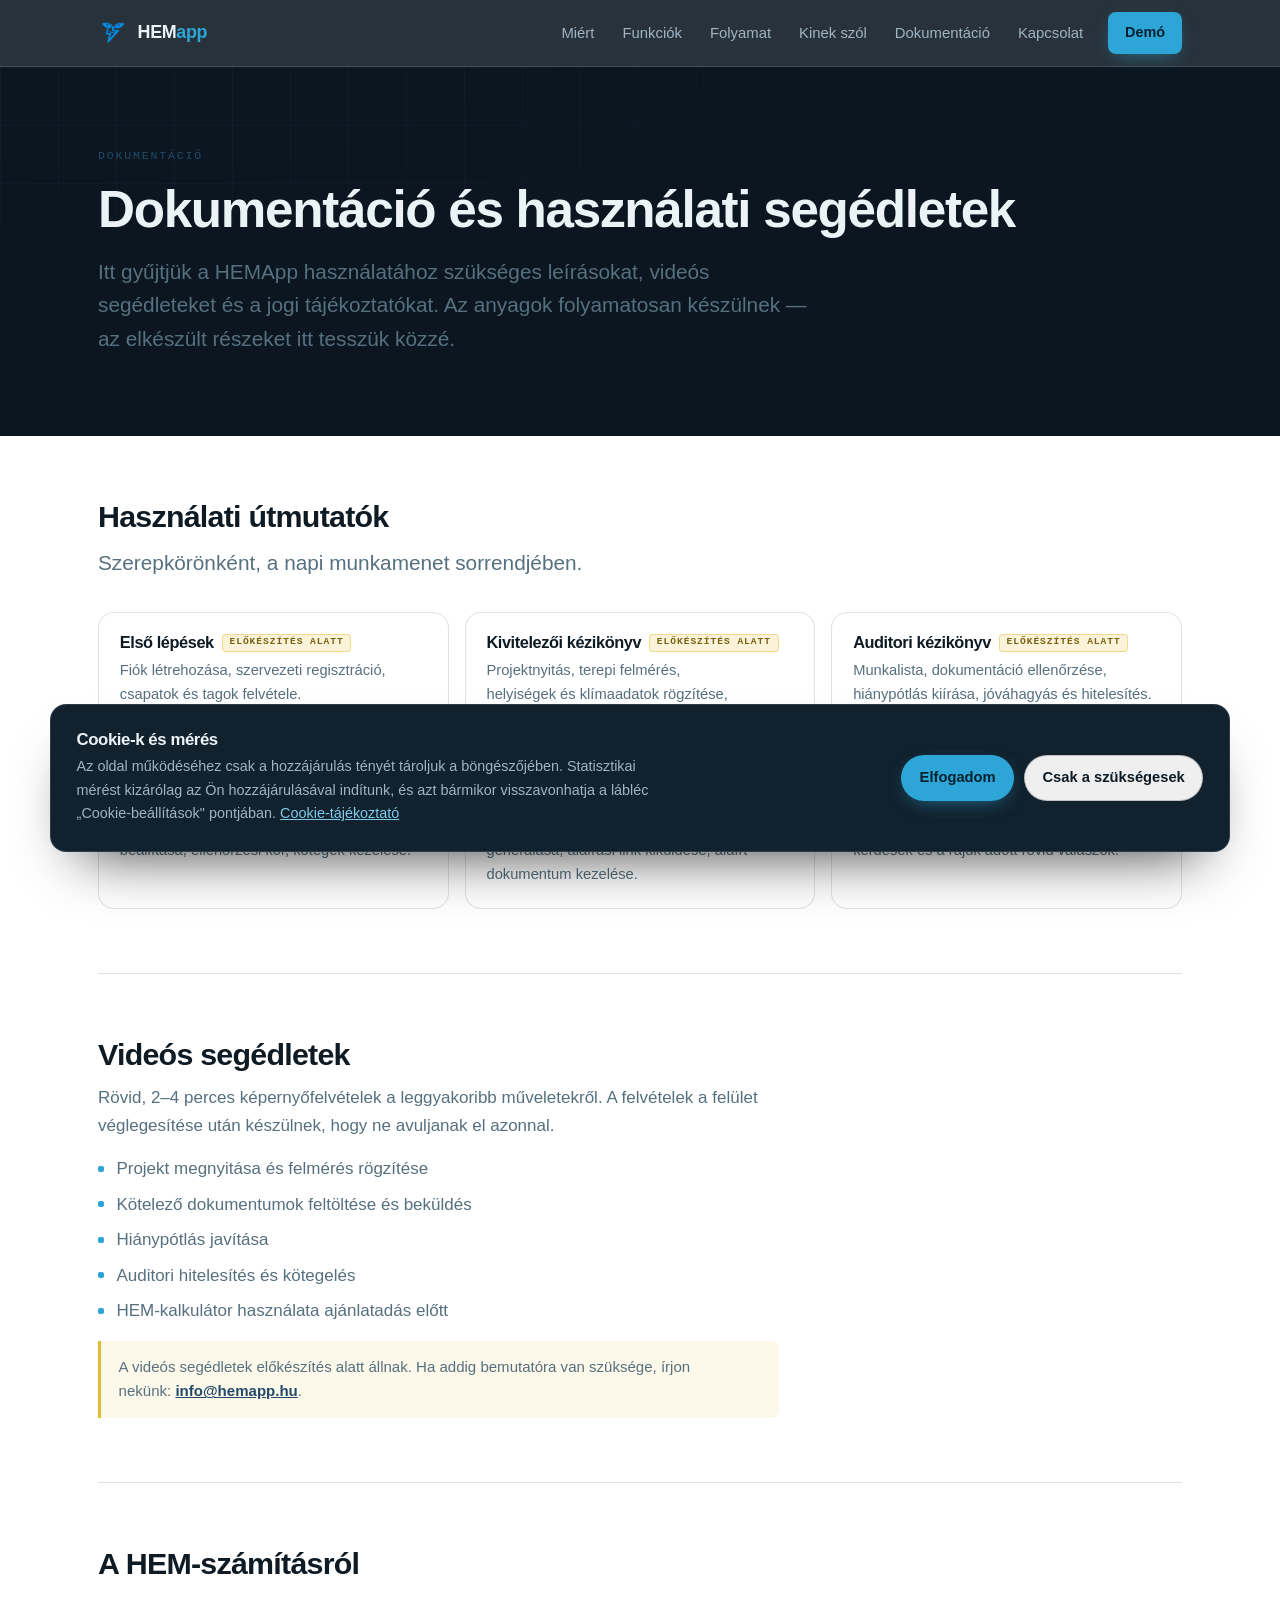
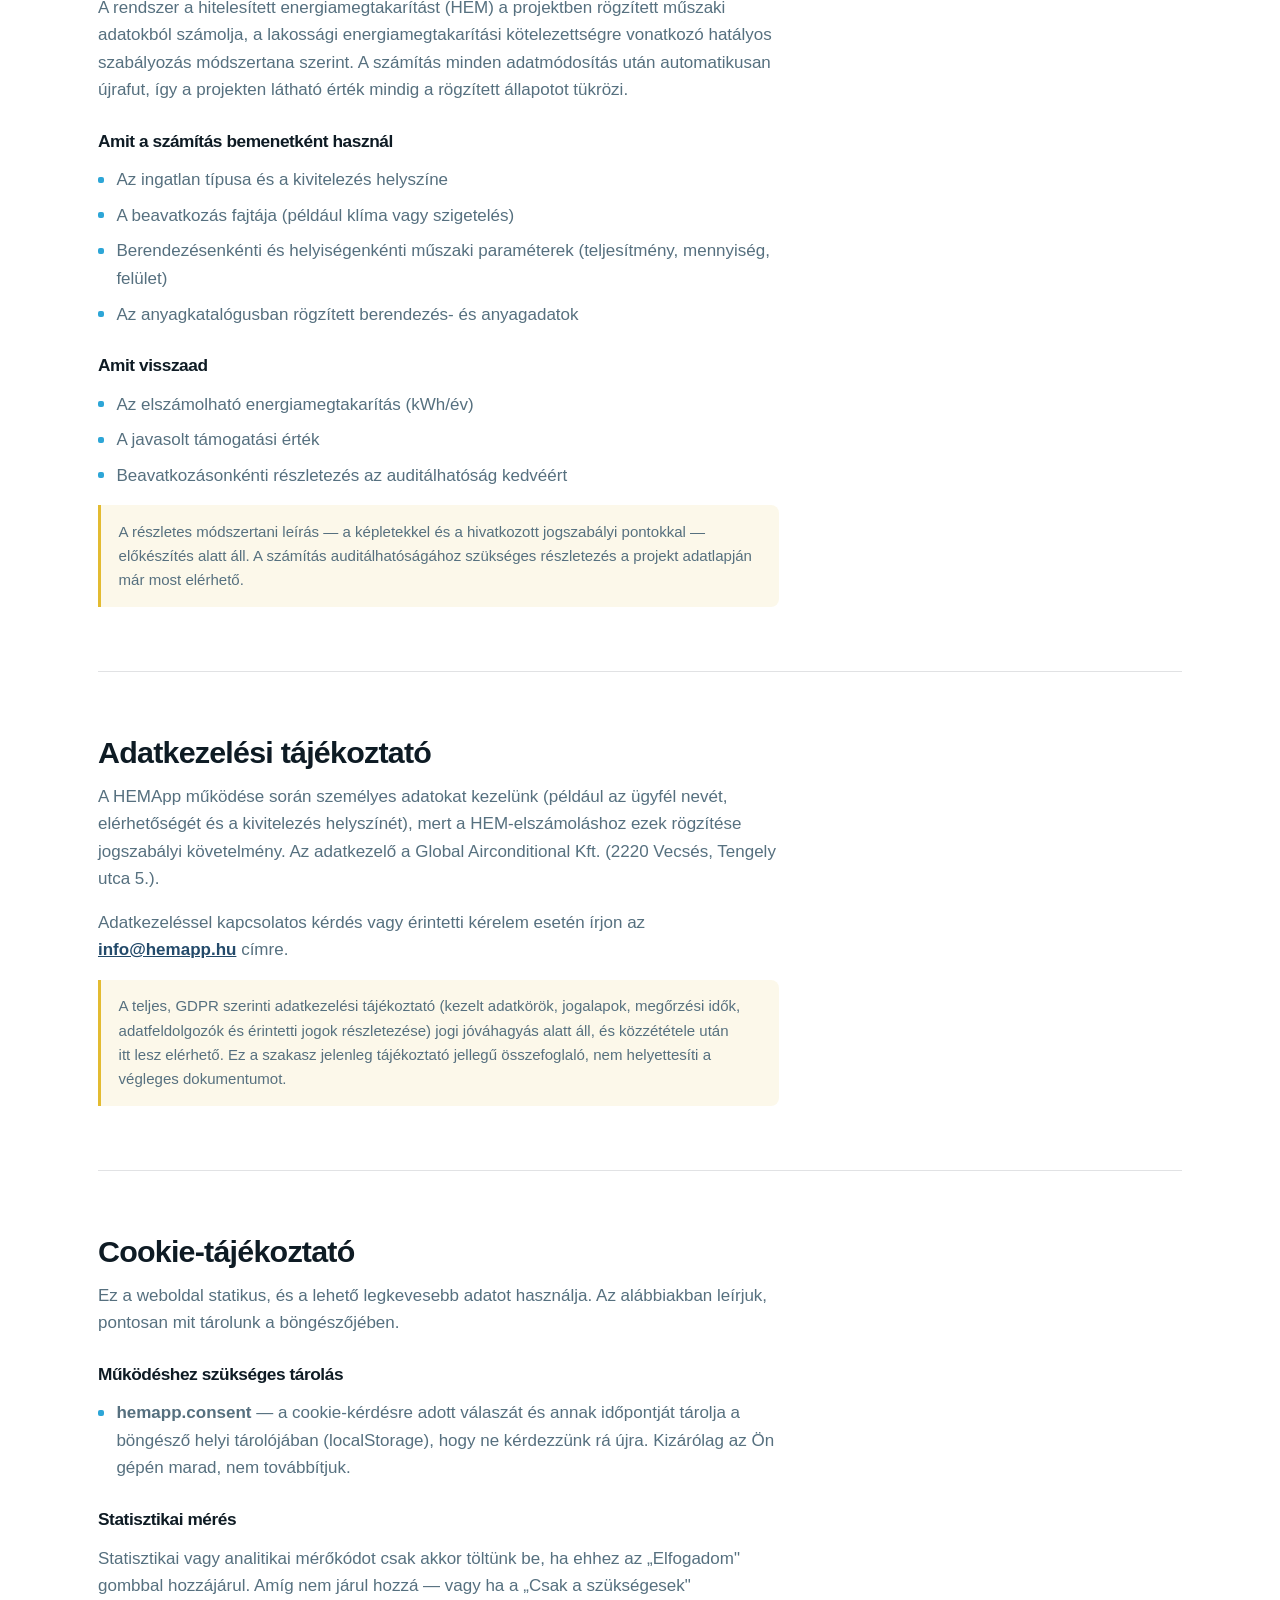
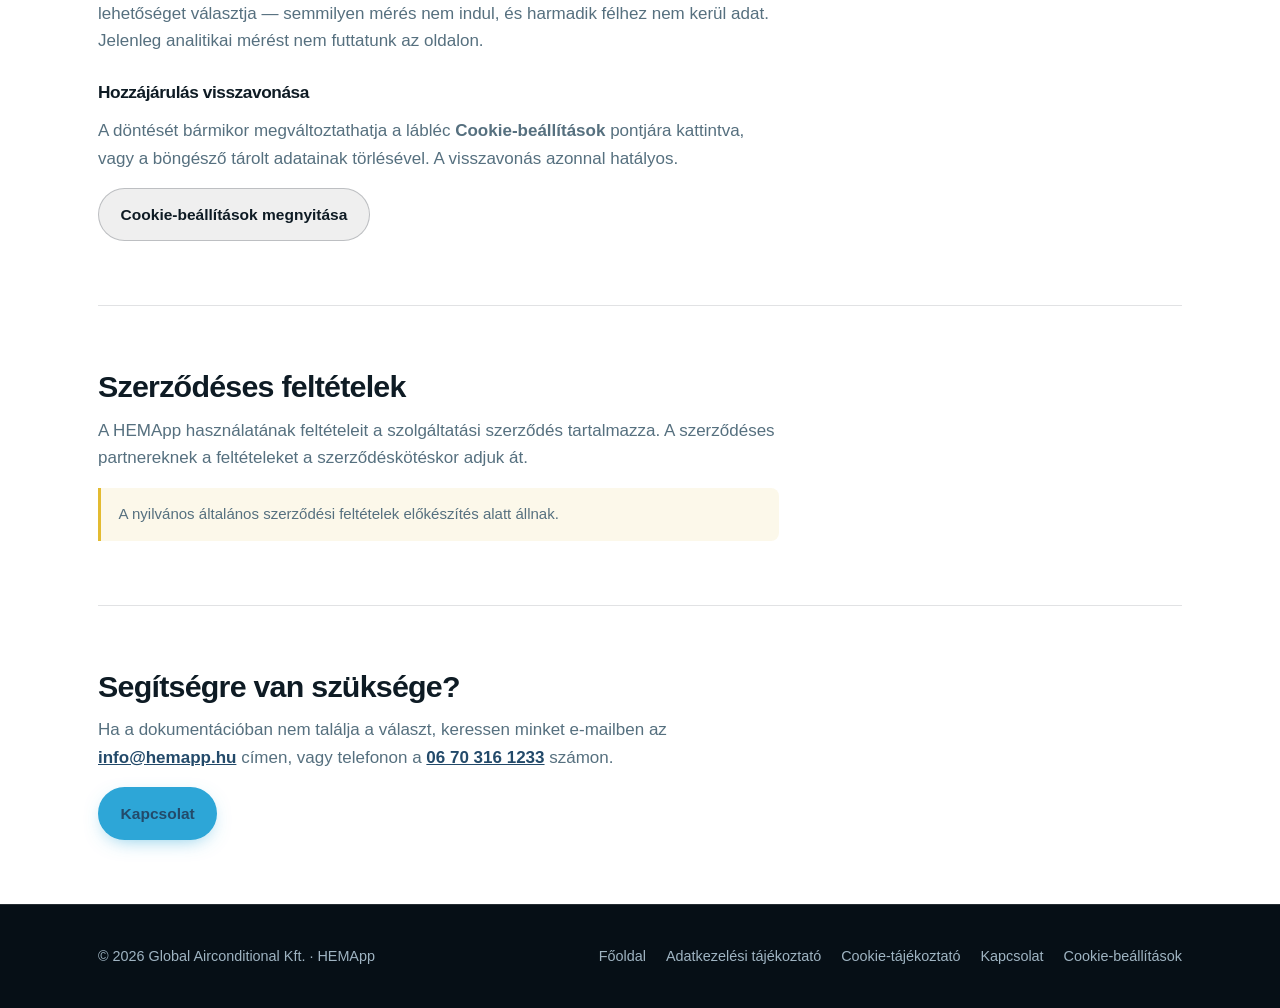
<file: docs/index.html>
<!doctype html>
<html lang="hu">
  <head>
    <meta charset="utf-8" />
    <meta name="viewport" content="width=device-width, initial-scale=1" />
    <title>Dokumentáció és segédletek — HEMApp</title>
    <meta
      name="description"
      content="HEMApp dokumentáció: szerepkör szerinti használati útmutatók, videós segédletek, a HEM-számítás módszertana, adatkezelési és cookie-tájékoztató."
    />
    <link rel="canonical" href="https://hemapp.hu/docs" />
    <meta name="theme-color" content="#0b1620" />
    <meta property="og:type" content="article" />
    <meta property="og:locale" content="hu_HU" />
    <meta property="og:site_name" content="HEMApp" />
    <meta property="og:url" content="https://hemapp.hu/docs" />
    <meta property="og:title" content="Dokumentáció és segédletek — HEMApp" />
    <meta
      property="og:description"
      content="Használati útmutatók, videós segédletek és jogi tájékoztatók a HEMApp használatához."
    />
    <link rel="icon" href="/assets/hemapp-logo-transparent.png" type="image/png" />
    <link rel="apple-touch-icon" href="/assets/hemapp-logo-transparent.png" />
    <link rel="stylesheet" href="/style.css" />
  </head>
  <body>
    <a class="skip-link" href="#tartalom">Ugrás a tartalomra</a>

    <header class="topbar">
      <div class="wrap topbar__inner">
        <a class="brand" href="/">
          <img src="/assets/hemapp-logo-transparent.png" alt="" width="30" height="30" />
          <span>HEM<i>app</i></span>
        </a>

        <button
          class="nav__toggle"
          type="button"
          aria-expanded="false"
          aria-controls="fonav"
          data-nav-toggle
        >
          Menü
        </button>

        <nav class="nav" id="fonav" aria-label="Fő navigáció">
          <a href="/#miert">Miért</a>
          <a href="/#funkciok">Funkciók</a>
          <a href="/#folyamat">Folyamat</a>
          <a href="/#kinek">Kinek szól</a>
          <a href="/docs" aria-current="page">Dokumentáció</a>
          <a href="/#kapcsolat">Kapcsolat</a>
          <a class="btn btn--primary" href="/#demo">Demó</a>
        </nav>
      </div>
    </header>

    <main id="tartalom">
      <div class="page-head">
        <div class="wrap">
          <p class="eyebrow">Dokumentáció</p>
          <h1>Dokumentáció és használati segédletek</h1>
          <p class="lead">
            Itt gyűjtjük a HEMApp használatához szükséges leírásokat, videós
            segédleteket és a jogi tájékoztatókat. Az anyagok folyamatosan
            készülnek — az elkészült részeket itt tesszük közzé.
          </p>
        </div>
      </div>

      <div class="wrap">
        <!-- ---------- role handbooks ---------- -->
        <section class="doc-block" id="kezikonyvek">
          <h2>Használati útmutatók</h2>
          <p class="lead" style="margin-top: 0">
            Szerepkörönként, a napi munkamenet sorrendjében.
          </p>

          <div class="docs-grid" style="margin-top: 2rem">
            <article class="doc-card">
              <h3>
                Első lépések
                <span class="tag tag--soon">Előkészítés alatt</span>
              </h3>
              <p>
                Fiók létrehozása, szervezeti regisztráció, csapatok és tagok
                felvétele.
              </p>
            </article>
            <article class="doc-card">
              <h3>
                Kivitelezői kézikönyv
                <span class="tag tag--soon">Előkészítés alatt</span>
              </h3>
              <p>
                Projektnyitás, terepi felmérés, helyiségek és klímaadatok
                rögzítése, dokumentumfeltöltés, beküldés.
              </p>
            </article>
            <article class="doc-card">
              <h3>
                Auditori kézikönyv
                <span class="tag tag--soon">Előkészítés alatt</span>
              </h3>
              <p>
                Munkalista, dokumentáció ellenőrzése, hiánypótlás kiírása,
                jóváhagyás és hitelesítés.
              </p>
            </article>
            <article class="doc-card">
              <h3>
                Jogosulti kézikönyv
                <span class="tag tag--soon">Előkészítés alatt</span>
              </h3>
              <p>
                Folyamatrend és dokumentumtípusok beállítása, ellenőrzési kör,
                kötegek kezelése.
              </p>
            </article>
            <article class="doc-card">
              <h3>
                Szerződés és e-aláírás
                <span class="tag tag--soon">Előkészítés alatt</span>
              </h3>
              <p>
                Sablon szerkesztése, szerződés generálása, aláírási link
                kiküldése, aláírt dokumentum kezelése.
              </p>
            </article>
            <article class="doc-card">
              <h3>
                Gyakori kérdések
                <span class="tag tag--soon">Előkészítés alatt</span>
              </h3>
              <p>
                A bevezetés során leggyakrabban felmerülő kérdések és a rájuk
                adott rövid válaszok.
              </p>
            </article>
          </div>
        </section>

        <!-- ---------- videos ---------- -->
        <section class="doc-block" id="videok">
          <h2>Videós segédletek</h2>
          <div class="prose">
            <p>
              Rövid, 2–4 perces képernyőfelvételek a leggyakoribb műveletekről.
              A felvételek a felület véglegesítése után készülnek, hogy ne
              avuljanak el azonnal.
            </p>
            <ul>
              <li>Projekt megnyitása és felmérés rögzítése</li>
              <li>Kötelező dokumentumok feltöltése és beküldés</li>
              <li>Hiánypótlás javítása</li>
              <li>Auditori hitelesítés és kötegelés</li>
              <li>HEM-kalkulátor használata ajánlatadás előtt</li>
            </ul>
            <p class="note">
              A videós segédletek előkészítés alatt állnak. Ha addig
              bemutatóra van szüksége, írjon nekünk:
              <a href="mailto:info@hemapp.hu?subject=HEMApp%20bemutat%C3%B3">info@hemapp.hu</a>.
            </p>
          </div>
        </section>

        <!-- ---------- HEM calculation ---------- -->
        <section class="doc-block" id="hem-szamitas">
          <h2>A HEM-számításról</h2>
          <div class="prose">
            <p>
              A rendszer a hitelesített energiamegtakarítást (HEM) a
              projektben rögzített műszaki adatokból számolja, a lakossági
              energiamegtakarítási kötelezettségre vonatkozó hatályos
              szabályozás módszertana szerint. A számítás minden adatmódosítás
              után automatikusan újrafut, így a projekten látható érték mindig
              a rögzített állapotot tükrözi.
            </p>

            <h3>Amit a számítás bemenetként használ</h3>
            <ul>
              <li>Az ingatlan típusa és a kivitelezés helyszíne</li>
              <li>A beavatkozás fajtája (például klíma vagy szigetelés)</li>
              <li>
                Berendezésenkénti és helyiségenkénti műszaki paraméterek
                (teljesítmény, mennyiség, felület)
              </li>
              <li>Az anyagkatalógusban rögzített berendezés- és anyagadatok</li>
            </ul>

            <h3>Amit visszaad</h3>
            <ul>
              <li>Az elszámolható energiamegtakarítás (kWh/év)</li>
              <li>A javasolt támogatási érték</li>
              <li>Beavatkozásonkénti részletezés az auditálhatóság kedvéért</li>
            </ul>

            <p class="note">
              A részletes módszertani leírás — a képletekkel és a
              hivatkozott jogszabályi pontokkal — előkészítés alatt áll. A
              számítás auditálhatóságához szükséges részletezés a projekt
              adatlapján már most elérhető.
            </p>
          </div>
        </section>

        <!-- ---------- privacy ---------- -->
        <section class="doc-block" id="adatkezeles">
          <h2>Adatkezelési tájékoztató</h2>
          <div class="prose">
            <p>
              A HEMApp működése során személyes adatokat kezelünk (például az
              ügyfél nevét, elérhetőségét és a kivitelezés helyszínét), mert a
              HEM-elszámoláshoz ezek rögzítése jogszabályi követelmény. Az
              adatkezelő a Global Airconditional Kft. (2220 Vecsés, Tengely
              utca 5.).
            </p>
            <p>
              Adatkezeléssel kapcsolatos kérdés vagy érintetti kérelem
              esetén írjon az
              <a href="mailto:info@hemapp.hu?subject=Adatkezel%C3%A9si%20k%C3%A9rd%C3%A9s">info@hemapp.hu</a>
              címre.
            </p>

            <p class="note">
              A teljes, GDPR szerinti adatkezelési tájékoztató (kezelt
              adatkörök, jogalapok, megőrzési idők, adatfeldolgozók és
              érintetti jogok részletezése) jogi jóváhagyás alatt áll, és
              közzététele után itt lesz elérhető. Ez a szakasz jelenleg
              tájékoztató jellegű összefoglaló, nem helyettesíti a végleges
              dokumentumot.
            </p>
          </div>
        </section>

        <!-- ---------- cookies: this is what the banner links to ---------- -->
        <section class="doc-block" id="cookie">
          <h2>Cookie-tájékoztató</h2>
          <div class="prose">
            <p>
              Ez a weboldal statikus, és a lehető legkevesebb adatot használja.
              Az alábbiakban leírjuk, pontosan mit tárolunk a böngészőjében.
            </p>

            <h3>Működéshez szükséges tárolás</h3>
            <ul>
              <li>
                <b>hemapp.consent</b> — a cookie-kérdésre adott válaszát és
                annak időpontját tárolja a böngésző helyi tárolójában
                (localStorage), hogy ne kérdezzünk rá újra. Kizárólag az Ön
                gépén marad, nem továbbítjuk.
              </li>
            </ul>

            <h3>Statisztikai mérés</h3>
            <p>
              Statisztikai vagy analitikai mérőkódot csak akkor töltünk be, ha
              ehhez az „Elfogadom" gombbal hozzájárul. Amíg nem járul hozzá —
              vagy ha a „Csak a szükségesek" lehetőséget választja — semmilyen
              mérés nem indul, és harmadik félhez nem kerül adat. Jelenleg
              analitikai mérést nem futtatunk az oldalon.
            </p>

            <h3>Hozzájárulás visszavonása</h3>
            <p>
              A döntését bármikor megváltoztathatja a lábléc
              <b>Cookie-beállítások</b> pontjára kattintva, vagy a böngésző
              tárolt adatainak törlésével. A visszavonás azonnal hatályos.
            </p>

            <p>
              <button class="btn btn--ghost" type="button" data-cookie-reopen>
                Cookie-beállítások megnyitása
              </button>
            </p>
          </div>
        </section>

        <!-- ---------- terms ---------- -->
        <section class="doc-block" id="aszf">
          <h2>Szerződéses feltételek</h2>
          <div class="prose">
            <p>
              A HEMApp használatának feltételeit a szolgáltatási szerződés
              tartalmazza. A szerződéses partnereknek a feltételeket a
              szerződéskötéskor adjuk át.
            </p>
            <p class="note">
              A nyilvános általános szerződési feltételek előkészítés alatt
              állnak.
            </p>
          </div>
        </section>

        <!-- ---------- support ---------- -->
        <section class="doc-block" id="tamogatas">
          <h2>Segítségre van szüksége?</h2>
          <div class="prose">
            <p>
              Ha a dokumentációban nem találja a választ, keressen minket
              e-mailben az
              <a href="mailto:info@hemapp.hu?subject=HEMApp%20k%C3%A9rd%C3%A9s">info@hemapp.hu</a>
              címen, vagy telefonon a
              <a href="tel:+36703161233">06 70 316 1233</a> számon.
            </p>
            <p>
              <a class="btn btn--primary" href="/#kapcsolat">Kapcsolat</a>
            </p>
          </div>
        </section>
      </div>
    </main>

    <footer class="footer">
      <div class="wrap footer__inner">
        <p>© 2026 Global Airconditional Kft. · HEMApp</p>
        <nav aria-label="Lábléc navigáció">
          <a href="/">Főoldal</a>
          <a href="#adatkezeles">Adatkezelési tájékoztató</a>
          <a href="#cookie">Cookie-tájékoztató</a>
          <a href="/#kapcsolat">Kapcsolat</a>
          <button type="button" data-cookie-reopen>Cookie-beállítások</button>
        </nav>
      </div>
    </footer>

    <div
      class="cookie"
      id="cookie-banner"
      role="dialog"
      aria-modal="false"
      aria-labelledby="cookie-title"
      aria-describedby="cookie-desc"
    >
      <div class="cookie__box">
        <div>
          <h2 id="cookie-title">Cookie-k és mérés</h2>
          <p id="cookie-desc">
            Az oldal működéséhez csak a hozzájárulás tényét tároljuk a
            böngészőjében. Statisztikai mérést kizárólag az Ön
            hozzájárulásával indítunk, és azt bármikor visszavonhatja a lábléc
            „Cookie-beállítások" pontjában.
            <a href="#cookie">Cookie-tájékoztató</a>
          </p>
        </div>
        <div class="cookie__actions">
          <button class="btn btn--primary" type="button" data-consent="granted">
            Elfogadom
          </button>
          <button class="btn btn--ghost" type="button" data-consent="denied">
            Csak a szükségesek
          </button>
        </div>
      </div>
    </div>

    <script src="/site.js" defer></script>
  </body>
</html>
</file>
<file: style.css>
/* HEMApp landing — static, no build step. Tokens mirror packages/ui/tokens.js. */

:root {
  /* Brand, derived from packages/ui/tokens.js */
  --signal: #2da6d7;
  --signal-soft: #7fcbe8;
  --deep: #234a6a;
  --gold: #e3bb31;
  --ink: #0b1620;
  --ink-2: #11212d;
  --ink-3: #17303f;
  --paper: #f4f7f9;
  --white: #fff;

  --fg: #0e1b24;
  --fg-muted: #56707f;
  --fg-dark: #ecf3f7;
  --fg-dark-muted: #9fb4c2;

  --line: rgba(11, 22, 32, 0.12);
  --line-strong: rgba(11, 22, 32, 0.22);
  --line-dark: rgba(255, 255, 255, 0.12);

  /* Real project status colors from the app (status-1..6) */
  --st-wait: #39545b;
  --st-check: #b67666;
  --st-sent: #570d7c;
  --st-issue: #fe831d;
  --st-approved: #2da6d7;
  --st-verified: #36b994;
  --st-billable: #e3bb31;

  --r-sm: 8px;
  --r-md: 16px;
  --r-lg: 24px;

  --sans: -apple-system, BlinkMacSystemFont, "Segoe UI", Roboto,
    "Helvetica Neue", Arial, sans-serif;
  --mono: ui-monospace, "SF Mono", SFMono-Regular, Menlo, Consolas, monospace;

  --pad: clamp(1.25rem, 4vw, 3rem);
  --section-y: clamp(4rem, 9vw, 7.5rem);
}

*,
*::before,
*::after {
  box-sizing: border-box;
}

html {
  scroll-behavior: smooth;
  /* offset for the sticky topbar when jumping to an anchor */
  scroll-padding-top: 82px;
  -webkit-text-size-adjust: 100%;
}

body {
  margin: 0;
  font-family: var(--sans);
  font-size: clamp(1rem, 0.35vw + 0.95rem, 1.0625rem);
  line-height: 1.62;
  color: var(--fg);
  background: var(--white);
  -webkit-font-smoothing: antialiased;
}

img {
  max-width: 100%;
  height: auto;
  display: block;
}

a {
  color: inherit;
}

h1,
h2,
h3,
h4 {
  margin: 0;
  letter-spacing: -0.025em;
  line-height: 1.08;
  font-weight: 800;
  text-wrap: balance;
}

p {
  margin: 0;
  text-wrap: pretty;
}

ul {
  margin: 0;
  padding: 0;
  list-style: none;
}

:focus-visible {
  outline: 2px solid var(--signal);
  outline-offset: 3px;
  border-radius: 4px;
}

/* ---------- layout primitives ---------- */

.wrap {
  width: 100%;
  max-width: 1180px;
  margin-inline: auto;
  padding-inline: var(--pad);
}

.section {
  padding-block: var(--section-y);
}

.section--paper {
  background: var(--paper);
  border-block: 1px solid var(--line);
}

.section--ink {
  background: var(--ink);
  color: var(--fg-dark);
}

.eyebrow {
  font-family: var(--mono);
  font-size: 0.72rem;
  font-weight: 500;
  letter-spacing: 0.16em;
  text-transform: uppercase;
  color: var(--deep);
  margin: 0 0 1rem;
}

.section--ink .eyebrow,
.hero .eyebrow {
  color: var(--signal);
}

.h2 {
  font-size: clamp(1.75rem, 3.4vw, 2.65rem);
}

.lead {
  font-size: clamp(1.05rem, 0.6vw + 0.95rem, 1.3rem);
  color: var(--fg-muted);
  max-width: 62ch;
  margin-top: 1.1rem;
}

.section--ink .lead {
  color: var(--fg-dark-muted);
}

.section-head {
  max-width: 70ch;
  margin-bottom: clamp(2.25rem, 4vw, 3.5rem);
}

/* ---------- buttons ---------- */

.btn {
  display: inline-flex;
  align-items: center;
  gap: 0.5rem;
  padding: 0.8rem 1.35rem;
  border-radius: 999px;
  border: 1px solid transparent;
  font: inherit;
  font-weight: 650;
  font-size: 0.97rem;
  text-decoration: none;
  cursor: pointer;
  transition: transform 0.15s ease, background-color 0.15s ease,
    border-color 0.15s ease, box-shadow 0.15s ease;
}

.btn:hover {
  transform: translateY(-1px);
}

.btn--primary {
  background: var(--signal);
  color: #04212e;
  box-shadow: 0 6px 20px -8px rgba(45, 166, 215, 0.7);
}

.btn--primary:hover {
  background: #4fb7e2;
}

.btn--ghost {
  border-color: var(--line-strong);
  color: var(--fg);
}

.btn--ghost:hover {
  border-color: var(--deep);
  background: rgba(35, 74, 106, 0.06);
}

.on-dark .btn--ghost,
.section--ink .btn--ghost,
.hero .btn--ghost {
  border-color: var(--line-dark);
  color: var(--fg-dark);
}

.on-dark .btn--ghost:hover,
.section--ink .btn--ghost:hover,
.hero .btn--ghost:hover {
  border-color: var(--signal);
  background: rgba(45, 166, 215, 0.12);
}

.btn--soon {
  position: relative;
}

.btn--soon::after {
  content: "hamarosan";
  font-family: var(--mono);
  font-size: 0.62rem;
  letter-spacing: 0.1em;
  text-transform: uppercase;
  padding: 0.15rem 0.4rem;
  border-radius: 4px;
  background: rgba(4, 33, 46, 0.16);
}

/* ---------- topbar ---------- */

.topbar {
  position: sticky;
  top: 0;
  z-index: 50;
  background: rgba(11, 22, 32, 0.88);
  backdrop-filter: blur(12px);
  border-bottom: 1px solid var(--line-dark);
  color: var(--fg-dark);
}

.topbar__inner {
  display: flex;
  align-items: center;
  gap: 1rem;
  min-height: 66px;
}

.brand {
  display: inline-flex;
  align-items: center;
  gap: 0.6rem;
  text-decoration: none;
  font-weight: 800;
  letter-spacing: -0.02em;
  font-size: 1.12rem;
  margin-right: auto;
}

.brand img {
  width: 30px;
  height: 30px;
}

.brand span i {
  font-style: normal;
  color: var(--signal);
}

.nav {
  display: flex;
  align-items: center;
  gap: 0.35rem;
}

.nav a {
  padding: 0.5rem 0.7rem;
  border-radius: var(--r-sm);
  text-decoration: none;
  font-size: 0.93rem;
  color: var(--fg-dark-muted);
  white-space: nowrap;
}

.nav a:hover {
  color: var(--fg-dark);
  background: rgba(255, 255, 255, 0.07);
}

.nav .btn {
  margin-left: 0.5rem;
  padding: 0.55rem 1rem;
  font-size: 0.9rem;
  color: #04212e;
}

.nav .btn:hover {
  color: #04212e;
  background: #4fb7e2;
}

.nav__toggle {
  display: none;
  background: none;
  border: 1px solid var(--line-dark);
  color: var(--fg-dark);
  border-radius: var(--r-sm);
  padding: 0.45rem 0.7rem;
  font: inherit;
  font-size: 0.9rem;
  cursor: pointer;
}

@media (max-width: 900px) {
  .nav__toggle {
    display: inline-block;
  }

  .nav {
    display: none;
    position: absolute;
    top: 100%;
    left: 0;
    right: 0;
    flex-direction: column;
    align-items: stretch;
    gap: 0.15rem;
    padding: 0.75rem var(--pad) 1.25rem;
    background: var(--ink);
    border-bottom: 1px solid var(--line-dark);
  }

  .nav[data-open="true"] {
    display: flex;
  }

  .nav a {
    padding: 0.7rem 0.5rem;
    font-size: 1rem;
  }

  .nav .btn {
    margin: 0.5rem 0 0;
    justify-content: center;
  }
}

/* ---------- hero ---------- */

.hero {
  position: relative;
  background: var(--ink);
  color: var(--fg-dark);
  overflow: hidden;
  padding-block: clamp(3.5rem, 8vw, 6.5rem) clamp(4rem, 8vw, 7rem);
}

/* engineering grid + one soft glow, drawn in CSS (no image payload) */
.hero::before {
  content: "";
  position: absolute;
  inset: 0;
  background-image: linear-gradient(
      rgba(45, 166, 215, 0.07) 1px,
      transparent 1px
    ),
    linear-gradient(90deg, rgba(45, 166, 215, 0.07) 1px, transparent 1px);
  background-size: 58px 58px;
  mask-image: radial-gradient(120% 90% at 15% 10%, #000 25%, transparent 75%);
}

.hero::after {
  content: "";
  position: absolute;
  width: 780px;
  height: 780px;
  right: -220px;
  top: -320px;
  border-radius: 50%;
  background: radial-gradient(
    circle,
    rgba(45, 166, 215, 0.22),
    transparent 62%
  );
  pointer-events: none;
}

.hero__inner {
  position: relative;
  display: grid;
  grid-template-columns: minmax(0, 1.05fr) minmax(0, 0.95fr);
  gap: clamp(2rem, 5vw, 4.5rem);
  align-items: center;
}

@media (max-width: 940px) {
  .hero__inner {
    grid-template-columns: 1fr;
  }
}

.hero h1 {
  font-size: clamp(2.35rem, 5.6vw, 4.15rem);
  line-height: 1.02;
  letter-spacing: -0.035em;
}

.hero h1 em {
  font-style: normal;
  color: var(--signal);
}

.hero__lead {
  margin-top: 1.5rem;
  font-size: clamp(1.05rem, 0.7vw + 0.95rem, 1.32rem);
  color: var(--fg-dark-muted);
  max-width: 54ch;
}

.hero__cta {
  display: flex;
  flex-wrap: wrap;
  gap: 0.75rem;
  margin-top: 2.25rem;
}

.hero__facts {
  display: flex;
  flex-wrap: wrap;
  gap: 0.5rem 1.5rem;
  margin-top: 2.5rem;
  padding-top: 1.5rem;
  border-top: 1px solid var(--line-dark);
  font-family: var(--mono);
  font-size: 0.76rem;
  letter-spacing: 0.06em;
  text-transform: uppercase;
  color: var(--fg-dark-muted);
}

.hero__facts b {
  color: var(--signal-soft);
  font-weight: 600;
}

/* ---------- hero artifact: sample project sheet ---------- */

.sheet {
  background: linear-gradient(180deg, var(--ink-2), #0d1c26);
  border: 1px solid var(--line-dark);
  border-radius: var(--r-lg);
  box-shadow: 0 40px 80px -50px rgba(0, 0, 0, 0.9);
  overflow: hidden;
  font-size: 0.92rem;
}

.sheet__top {
  display: flex;
  align-items: center;
  justify-content: space-between;
  gap: 1rem;
  padding: 0.85rem 1.15rem;
  background: rgba(255, 255, 255, 0.03);
  border-bottom: 1px solid var(--line-dark);
  font-family: var(--mono);
  font-size: 0.7rem;
  letter-spacing: 0.12em;
  text-transform: uppercase;
  color: var(--fg-dark-muted);
}

.sheet__tag {
  color: var(--gold);
  border: 1px solid rgba(227, 187, 49, 0.4);
  border-radius: 4px;
  padding: 0.1rem 0.4rem;
}

.sheet__body {
  padding: 1.15rem;
  display: grid;
  gap: 0.9rem;
}

.sheet__row {
  display: flex;
  align-items: baseline;
  justify-content: space-between;
  gap: 1rem;
  padding-bottom: 0.6rem;
  border-bottom: 1px dashed rgba(255, 255, 255, 0.09);
}

.sheet__row:last-of-type {
  border-bottom: 0;
  padding-bottom: 0;
}

.sheet__row dt {
  color: var(--fg-dark-muted);
  font-size: 0.86rem;
}

.sheet__row dd {
  margin: 0;
  font-family: var(--mono);
  font-weight: 600;
  color: var(--fg-dark);
  text-align: right;
}

.sheet__calc {
  background: rgba(45, 166, 215, 0.08);
  border: 1px solid rgba(45, 166, 215, 0.28);
  border-radius: var(--r-md);
  padding: 0.9rem 1.05rem;
  display: grid;
  gap: 0.35rem;
}

.sheet__calc span {
  font-family: var(--mono);
  font-size: 0.68rem;
  letter-spacing: 0.12em;
  text-transform: uppercase;
  color: var(--signal-soft);
}

.sheet__calc strong {
  font-size: clamp(1.5rem, 3vw, 2rem);
  font-weight: 800;
  letter-spacing: -0.02em;
}

.sheet__calc strong small {
  font-size: 0.9rem;
  font-weight: 600;
  color: var(--fg-dark-muted);
  margin-left: 0.25rem;
}

.sheet__foot {
  display: flex;
  align-items: center;
  gap: 0.6rem;
  flex-wrap: wrap;
  padding: 0.9rem 1.15rem;
  border-top: 1px solid var(--line-dark);
  background: rgba(255, 255, 255, 0.02);
  font-size: 0.84rem;
  color: var(--fg-dark-muted);
}

/* status pill — same visual language as the app's project badges */
.pill {
  display: inline-flex;
  align-items: center;
  gap: 0.4rem;
  padding: 0.25rem 0.7rem;
  border-radius: 999px;
  font-family: var(--mono);
  font-size: 0.72rem;
  font-weight: 600;
  letter-spacing: 0.04em;
  color: #fff;
  background: var(--st, var(--deep));
  white-space: nowrap;
}

/* ---------- problem list ---------- */

.problems {
  display: grid;
  gap: clamp(1.5rem, 3vw, 2.5rem);
  grid-template-columns: repeat(auto-fit, minmax(min(100%, 17rem), 1fr));
  counter-reset: p;
}

.problem {
  border-top: 2px solid var(--line-strong);
  padding-top: 1.25rem;
}

.problem h3 {
  font-size: 1.18rem;
  margin-bottom: 0.6rem;
}

.problem p {
  color: var(--fg-muted);
  font-size: 0.98rem;
}

.problem::before {
  content: "";
  display: block;
  width: 26px;
  height: 2px;
  background: var(--signal);
  margin: -1.32rem 0 1.25rem;
}

/* ---------- difference cards ---------- */

.diff {
  margin-top: clamp(3rem, 6vw, 4.5rem);
  display: grid;
  gap: 1px;
  background: var(--line);
  border: 1px solid var(--line);
  border-radius: var(--r-lg);
  overflow: hidden;
  grid-template-columns: repeat(auto-fit, minmax(min(100%, 19rem), 1fr));
}

.diff__item {
  background: var(--white);
  padding: clamp(1.4rem, 2.5vw, 2rem);
}

.diff__item h3 {
  font-size: 1.08rem;
  margin-bottom: 0.55rem;
  display: flex;
  align-items: center;
  gap: 0.5rem;
}

.diff__item p {
  color: var(--fg-muted);
  font-size: 0.95rem;
}

.diff__item .mark {
  flex: none;
  width: 22px;
  height: 22px;
  border-radius: 6px;
  background: rgba(45, 166, 215, 0.14);
  color: var(--deep);
  display: grid;
  place-items: center;
  font-family: var(--mono);
  font-size: 0.7rem;
  font-weight: 700;
}

/* ---------- feature grid ---------- */

.features {
  display: grid;
  gap: 1.1rem;
  grid-template-columns: repeat(auto-fit, minmax(min(100%, 16.5rem), 1fr));
}

.feature {
  border: 1px solid var(--line);
  border-radius: var(--r-md);
  padding: 1.35rem;
  background: var(--white);
  transition: border-color 0.15s ease, transform 0.15s ease;
}

.feature:hover {
  border-color: var(--signal);
  transform: translateY(-2px);
}

.feature h3 {
  font-size: 1.03rem;
  margin-bottom: 0.5rem;
  display: flex;
  align-items: center;
  gap: 0.5rem;
  flex-wrap: wrap;
}

.feature p {
  font-size: 0.93rem;
  color: var(--fg-muted);
}

.tag {
  font-family: var(--mono);
  font-size: 0.6rem;
  letter-spacing: 0.1em;
  text-transform: uppercase;
  padding: 0.18rem 0.42rem;
  border-radius: 4px;
  font-weight: 600;
  white-space: nowrap;
}

.tag--soon {
  background: rgba(227, 187, 49, 0.18);
  color: #7a6212;
  border: 1px solid rgba(227, 187, 49, 0.45);
}

.section--ink .tag--soon {
  color: var(--gold);
}

/* ---------- signature: project lifecycle track ---------- */

.track {
  --dot: 13px;
  --gap: 1.75rem;
  display: grid;
  grid-template-columns: repeat(auto-fit, minmax(min(100%, 15rem), 1fr));
  gap: 2.75rem var(--gap);
  /* rail segments run into the gap; clip them at the track edge */
  overflow: hidden;
}

.step {
  position: relative;
  padding-top: 1.9rem;
}

/* rail segment — carries this stop's own status color into the next stop */
.step::before {
  content: "";
  position: absolute;
  top: calc(var(--dot) / 2 - 1px);
  left: 0;
  right: calc(-1 * var(--gap) - 1px);
  height: 2px;
  background: var(--st);
  opacity: 0.4;
}

.step__dot {
  position: absolute;
  top: 0;
  left: 0;
  width: var(--dot);
  height: var(--dot);
  border-radius: 50%;
  background: var(--st);
  box-shadow: 0 0 0 4px var(--ink), 0 0 0 5px var(--st);
}

.step__idx {
  font-family: var(--mono);
  font-size: 0.68rem;
  letter-spacing: 0.14em;
  color: var(--fg-dark-muted);
  display: block;
  margin: 0 0 0.55rem;
}

.step .pill {
  margin-bottom: 0.7rem;
}

.step__who {
  display: block;
  font-family: var(--mono);
  font-size: 0.7rem;
  letter-spacing: 0.06em;
  text-transform: uppercase;
  color: var(--signal-soft);
  margin-bottom: 0.4rem;
}

.step p {
  font-size: 0.9rem;
  color: var(--fg-dark-muted);
  max-width: 30ch;
}

.step--branch .pill {
  color: #2a1600;
}

.step--branch .step__who::before {
  content: "↩ ";
}

.track__note {
  margin-top: 2.5rem;
  padding-top: 1.25rem;
  border-top: 1px solid var(--line-dark);
  font-size: 0.9rem;
  color: var(--fg-dark-muted);
  max-width: 74ch;
}

.track__note b {
  color: var(--fg-dark);
  font-weight: 650;
}

/* ---------- audience ---------- */

.roles {
  display: grid;
  gap: 1.15rem;
  grid-template-columns: repeat(auto-fit, minmax(min(100%, 15.5rem), 1fr));
}

.role {
  background: var(--white);
  border: 1px solid var(--line);
  border-top: 3px solid var(--st, var(--signal));
  border-radius: var(--r-md);
  padding: 1.5rem;
  display: flex;
  flex-direction: column;
  gap: 0.75rem;
}

.role h3 {
  font-size: 1.12rem;
}

.role__role {
  font-family: var(--mono);
  font-size: 0.66rem;
  letter-spacing: 0.12em;
  text-transform: uppercase;
  color: var(--fg-muted);
}

.role ul {
  display: grid;
  gap: 0.45rem;
  font-size: 0.93rem;
  color: var(--fg-muted);
}

.role li {
  padding-left: 1.1rem;
  position: relative;
}

.role li::before {
  content: "";
  position: absolute;
  left: 0;
  top: 0.62em;
  width: 6px;
  height: 6px;
  border-radius: 2px;
  background: var(--st, var(--signal));
}

/* ---------- docs teaser ---------- */

.docs-grid {
  display: grid;
  gap: 1rem;
  grid-template-columns: repeat(auto-fit, minmax(min(100%, 15rem), 1fr));
}

/* docs page: wider cards so the handbook list breaks into even rows */
.doc-block .docs-grid {
  grid-template-columns: repeat(auto-fit, minmax(min(100%, 17rem), 1fr));
}

.doc-card {
  display: block;
  text-decoration: none;
  border: 1px solid var(--line);
  border-radius: var(--r-md);
  padding: 1.3rem;
  background: var(--white);
  transition: border-color 0.15s ease, transform 0.15s ease;
}

.doc-card:hover {
  border-color: var(--signal);
  transform: translateY(-2px);
}

.doc-card h3 {
  font-size: 1.02rem;
  margin-bottom: 0.45rem;
  display: flex;
  gap: 0.5rem;
  align-items: center;
  flex-wrap: wrap;
}

.doc-card p {
  font-size: 0.92rem;
  color: var(--fg-muted);
}

/* ---------- cta band ---------- */

.cta {
  background: linear-gradient(120deg, var(--deep), #12354f 55%, var(--ink));
  color: var(--fg-dark);
  border-radius: var(--r-lg);
  padding: clamp(2rem, 5vw, 3.5rem);
  display: grid;
  gap: 1.75rem;
  grid-template-columns: minmax(0, 1.4fr) minmax(0, 1fr);
  align-items: center;
}

@media (max-width: 820px) {
  .cta {
    grid-template-columns: 1fr;
  }
}

.cta h2 {
  font-size: clamp(1.6rem, 3.2vw, 2.4rem);
}

.cta p {
  color: var(--fg-dark-muted);
  margin-top: 0.85rem;
}

.cta__actions {
  display: flex;
  flex-wrap: wrap;
  gap: 0.75rem;
  justify-content: flex-end;
}

@media (max-width: 820px) {
  .cta__actions {
    justify-content: flex-start;
  }
}

/* ---------- contact ---------- */

.contact {
  display: grid;
  gap: clamp(1.75rem, 4vw, 3.5rem);
  grid-template-columns: repeat(auto-fit, minmax(min(100%, 18rem), 1fr));
}

.contact dl {
  margin: 0;
  display: grid;
  gap: 0.85rem;
}

.contact dl > div {
  display: grid;
  gap: 0.15rem;
  padding-bottom: 0.85rem;
  border-bottom: 1px solid var(--line-dark);
}

.contact dt {
  font-family: var(--mono);
  font-size: 0.67rem;
  letter-spacing: 0.12em;
  text-transform: uppercase;
  color: var(--fg-dark-muted);
}

.contact dd {
  margin: 0;
  font-size: 1.02rem;
}

.contact dd a {
  color: var(--signal-soft);
  text-decoration-thickness: 1px;
  text-underline-offset: 3px;
}

/* ---------- footer ---------- */

.footer {
  background: #060f16;
  color: var(--fg-dark-muted);
  border-top: 1px solid var(--line-dark);
  padding-block: 2.5rem;
  font-size: 0.9rem;
}

.footer__inner {
  display: flex;
  flex-wrap: wrap;
  gap: 1rem 2rem;
  align-items: center;
  justify-content: space-between;
}

.footer nav {
  display: flex;
  flex-wrap: wrap;
  gap: 0.35rem 1.25rem;
}

.footer a {
  color: var(--fg-dark-muted);
  text-decoration: none;
}

.footer a:hover {
  color: var(--signal-soft);
  text-decoration: underline;
}

.footer button {
  background: none;
  border: 0;
  padding: 0;
  font: inherit;
  color: var(--fg-dark-muted);
  cursor: pointer;
  text-decoration: none;
}

.footer button:hover {
  color: var(--signal-soft);
  text-decoration: underline;
}

/* ---------- cookie banner ---------- */

.cookie {
  position: fixed;
  z-index: 100;
  inset: auto 0 0 0;
  padding: var(--pad);
  display: none;
}

.cookie[data-open="true"] {
  display: block;
}

.cookie__box {
  max-width: 1180px;
  margin-inline: auto;
  background: var(--ink-2);
  color: var(--fg-dark);
  border: 1px solid var(--line-dark);
  border-radius: var(--r-md);
  box-shadow: 0 30px 60px -30px rgba(0, 0, 0, 0.8);
  padding: clamp(1.1rem, 2.5vw, 1.6rem);
  display: grid;
  gap: 1rem;
  grid-template-columns: minmax(0, 1fr) auto;
  align-items: center;
}

@media (max-width: 760px) {
  .cookie__box {
    grid-template-columns: 1fr;
  }
}

.cookie h2 {
  font-size: 1.05rem;
  margin-bottom: 0.4rem;
}

.cookie p {
  font-size: 0.9rem;
  color: var(--fg-dark-muted);
  max-width: 72ch;
}

.cookie p a {
  color: var(--signal-soft);
}

.cookie__actions {
  display: flex;
  gap: 0.6rem;
  flex-wrap: wrap;
}

.cookie__actions .btn {
  padding: 0.65rem 1.1rem;
  font-size: 0.92rem;
}

/* ---------- docs page ---------- */

.page-head {
  background: var(--ink);
  color: var(--fg-dark);
  padding-block: clamp(3rem, 7vw, 5rem);
  position: relative;
  overflow: hidden;
}

.page-head::before {
  content: "";
  position: absolute;
  inset: 0;
  background-image: linear-gradient(
      rgba(45, 166, 215, 0.06) 1px,
      transparent 1px
    ),
    linear-gradient(90deg, rgba(45, 166, 215, 0.06) 1px, transparent 1px);
  background-size: 58px 58px;
  mask-image: radial-gradient(100% 100% at 10% 0%, #000 20%, transparent 70%);
}

.page-head > * {
  position: relative;
}

.page-head h1 {
  font-size: clamp(2rem, 4.5vw, 3.2rem);
}

.doc-block {
  border-top: 1px solid var(--line);
  padding-block: clamp(2.5rem, 5vw, 4rem);
}

.doc-block:first-of-type {
  border-top: 0;
}

.doc-block h2 {
  font-size: clamp(1.4rem, 2.6vw, 1.9rem);
  margin-bottom: 0.85rem;
}

.prose {
  max-width: 72ch;
  display: grid;
  gap: 1rem;
  color: var(--fg-muted);
}

.prose h3 {
  color: var(--fg);
  font-size: 1.08rem;
  margin-top: 0.75rem;
}

.prose ul {
  display: grid;
  gap: 0.5rem;
}

.prose li {
  padding-left: 1.15rem;
  position: relative;
}

.prose li::before {
  content: "";
  position: absolute;
  left: 0;
  top: 0.62em;
  width: 6px;
  height: 6px;
  border-radius: 2px;
  background: var(--signal);
}

.prose a {
  color: var(--deep);
  font-weight: 600;
}

.note {
  border-left: 3px solid var(--gold);
  background: rgba(227, 187, 49, 0.1);
  padding: 0.9rem 1.1rem;
  border-radius: 0 var(--r-sm) var(--r-sm) 0;
  font-size: 0.94rem;
}

@media (prefers-reduced-motion: reduce) {
  html {
    scroll-behavior: auto;
  }

  .btn:hover,
  .feature:hover,
  .doc-card:hover {
    transform: none;
  }
}

/* visually hidden but readable by screen readers */
.sr-only {
  position: absolute;
  width: 1px;
  height: 1px;
  padding: 0;
  margin: -1px;
  overflow: hidden;
  clip: rect(0 0 0 0);
  white-space: nowrap;
  border: 0;
}

.skip-link {
  position: absolute;
  left: -9999px;
  top: 0;
  z-index: 200;
  background: var(--signal);
  color: #04212e;
  padding: 0.7rem 1.1rem;
  border-radius: 0 0 var(--r-sm) 0;
  font-weight: 700;
}

.skip-link:focus {
  left: 0;
}
</file>
